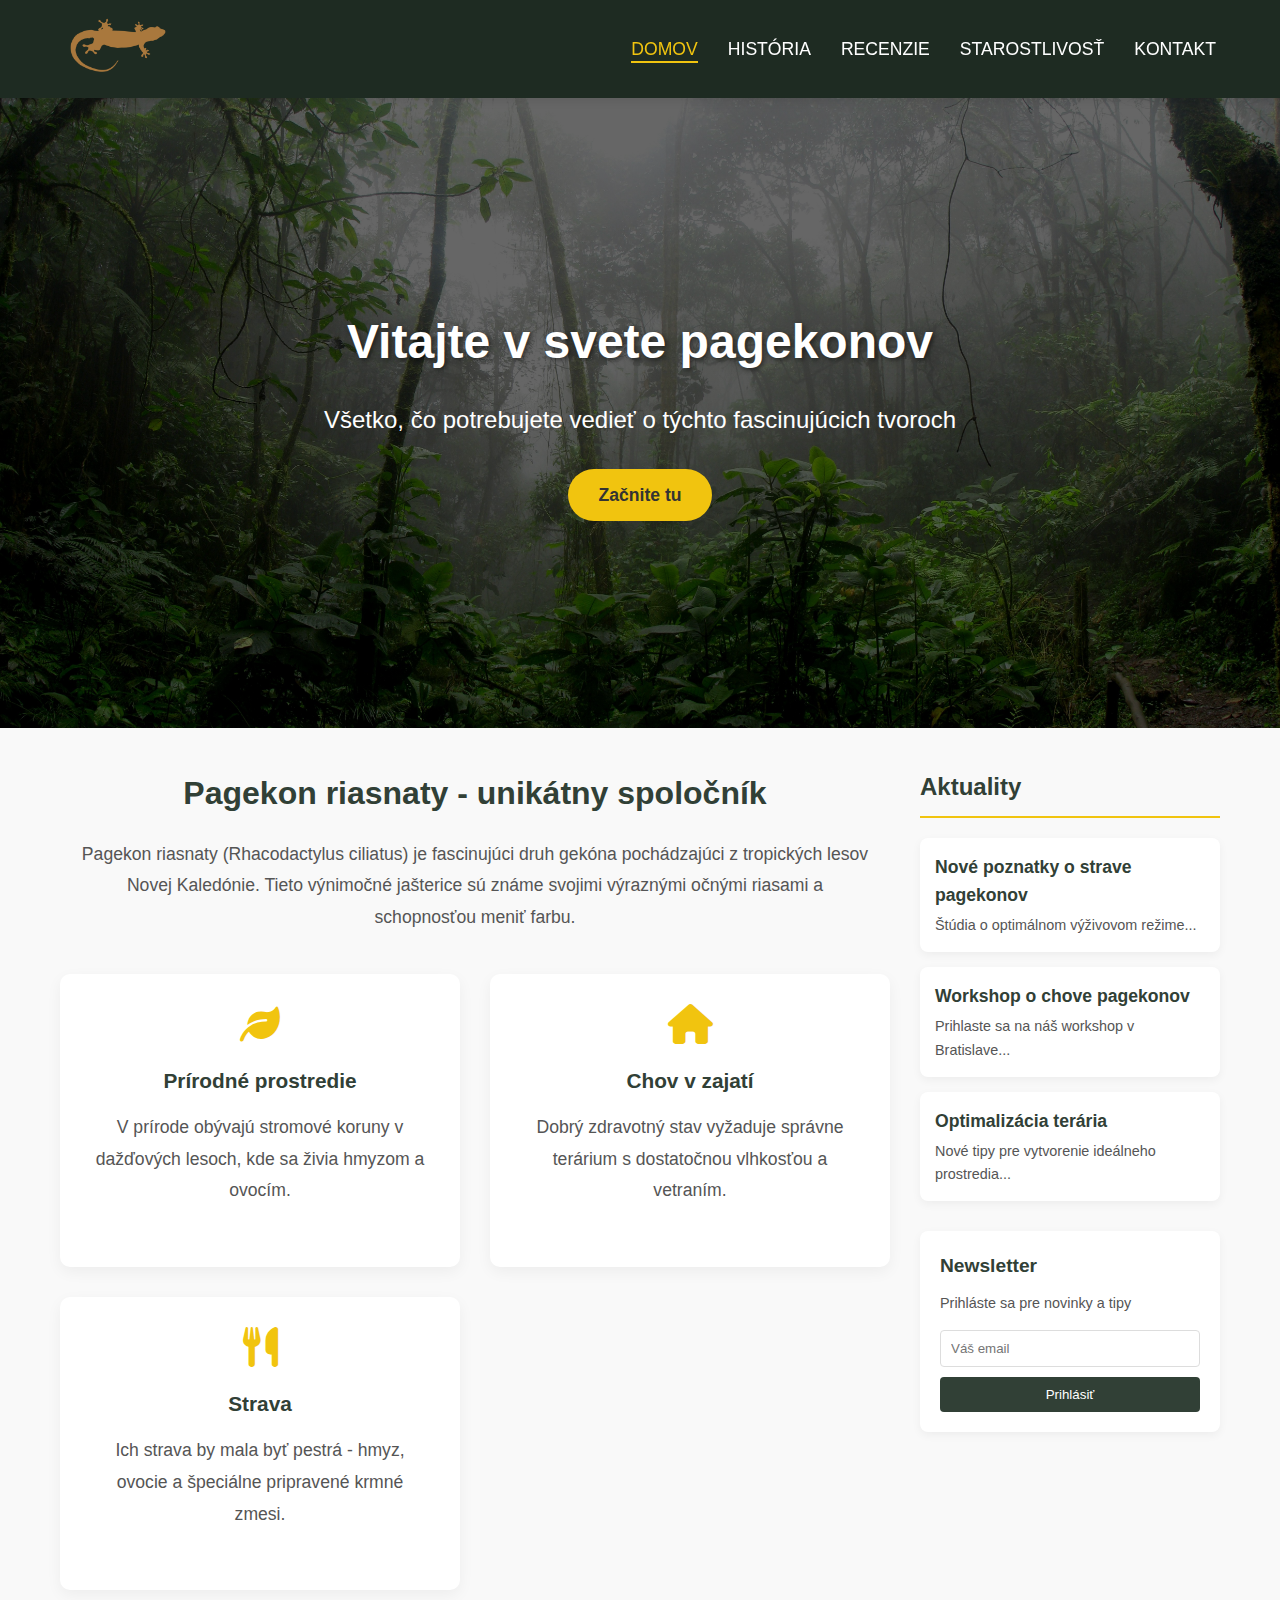
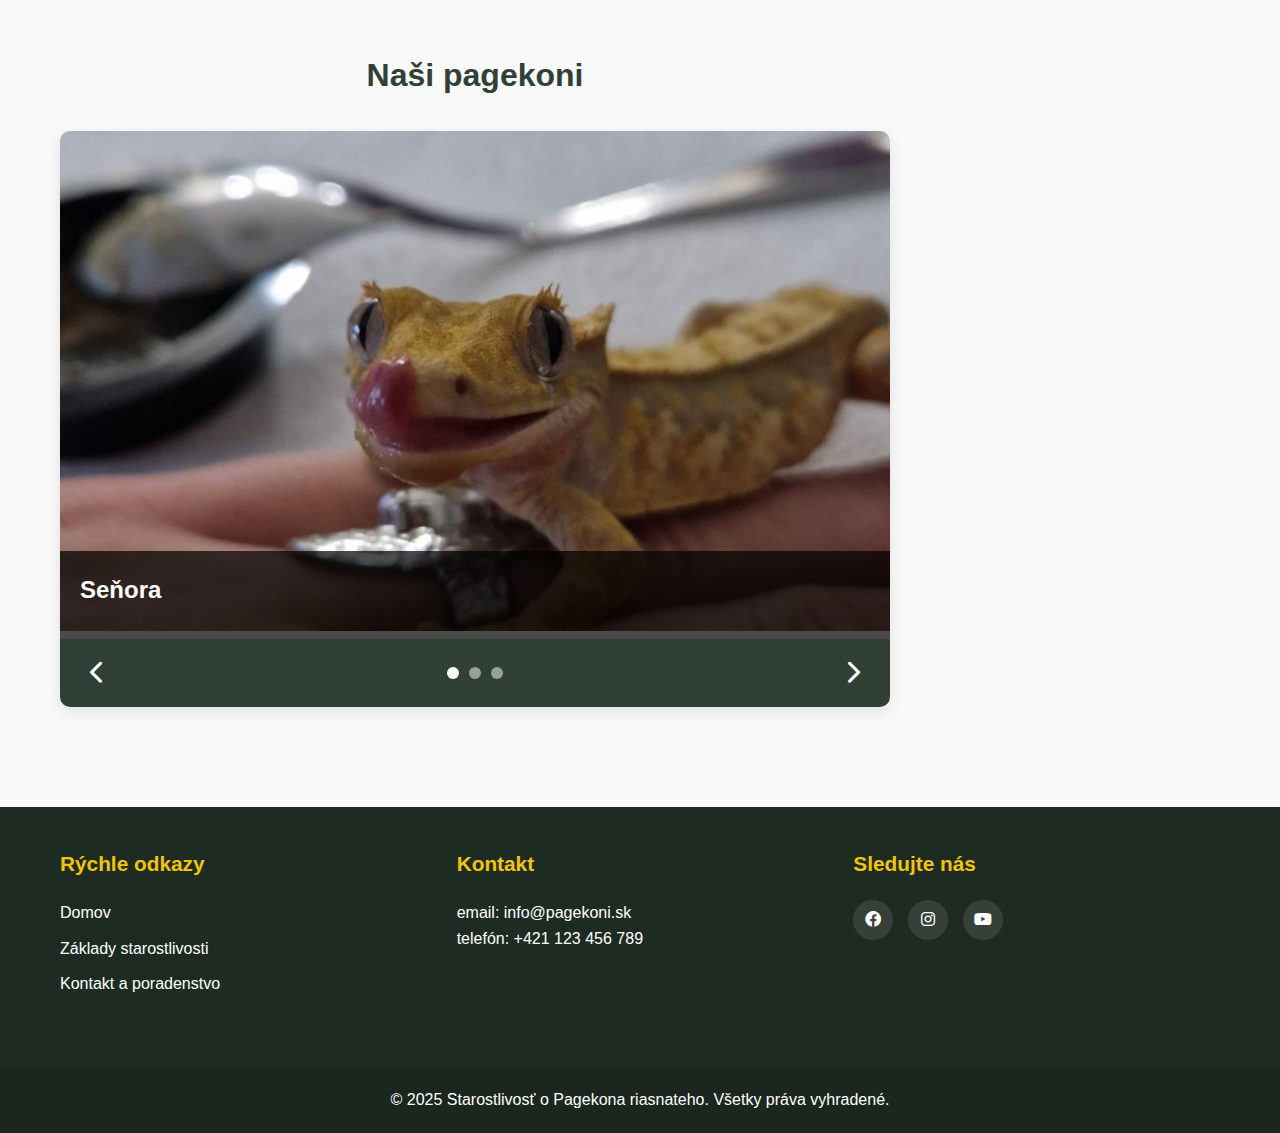
<file: index.html>
<!DOCTYPE html>
<html lang="sk">
<head>
    <meta charset="UTF-8">
    <meta name="viewport" content="width=device-width, initial-scale=1.0">
    <meta name="description" content="Stránka venovaná starostlivosti o pagekona riasnatého">
    <title>Starostlivosť o Pagekona riasnateho | Domov</title>
    <link rel="stylesheet" href="styles.css">
    <link rel="stylesheet" href="https://cdnjs.cloudflare.com/ajax/libs/font-awesome/6.0.0/css/all.min.css">
    <script src="https://code.jquery.com/jquery-3.6.0.min.js"></script>
</head>
<body>
    <header>
        <div class="header-container">
            <div class="logo">
                <a href="index.html"><img src="logo.png" alt="Logo Pagekon riasnaty"></a>
            </div>
            <div class="menu-toggle" aria-label="Menu">
                <span></span>
                <span></span>
                <span></span>
            </div>
            <nav class="main-nav">
                <ul>
                    <li><a href="index.html" class="active">DOMOV</a></li>
                    <li><a href="HISTORIA.html">HISTÓRIA</a></li>
                    <li><a href="RECENZIE.html">RECENZIE</a></li>
                    <li><a href="STAROSTLIVOST.html">STAROSTLIVOSŤ</a></li>
                    <li><a href="KONTAKT.html">KONTAKT</a></li>
                </ul>
            </nav>
        </div>
    </header>

    <div class="hero">
        <div class="hero-content">
            <h1>Vitajte v svete pagekonov</h1>
            <p>Všetko, čo potrebujete vedieť o týchto fascinujúcich tvoroch</p>
            <a href="STAROSTLIVOST.html" class="btn">Začnite tu</a>
        </div>
    </div>

    <div class="content-container">
        <main>
            <section class="intro">
                <h2>Pagekon riasnaty - unikátny spoločník</h2>
                <p>Pagekon riasnaty (Rhacodactylus ciliatus) je fascinujúci druh gekóna pochádzajúci z tropických lesov Novej Kaledónie. Tieto výnimočné jašterice sú známe svojimi výraznými očnými riasami a schopnosťou meniť farbu.</p>
                
                <div class="features">
                    <div class="feature-item">
                        <i class="fas fa-leaf"></i>
                        <h3>Prírodné prostredie</h3>
                        <p>V prírode obývajú stromové koruny v dažďových lesoch, kde sa živia hmyzom a ovocím.</p>
                    </div>
                    <div class="feature-item">
                        <i class="fas fa-home"></i>
                        <h3>Chov v zajatí</h3>
                        <p>Dobrý zdravotný stav vyžaduje správne terárium s dostatočnou vlhkosťou a vetraním.</p>
                    </div>
                    <div class="feature-item">
                        <i class="fas fa-utensils"></i>
                        <h3>Strava</h3>
                        <p>Ich strava by mala byť pestrá - hmyz, ovocie a špeciálne pripravené krmné zmesi.</p>
                    </div>
                </div>
            </section>

            <section class="slider-section">
                <h2>Naši pagekoni</h2>
                <div class="slider">
                    <div class="slider-container">
                        <div class="slide active">
                            <img src="pagekon1.jpg" alt="senora">
                            <div class="slide-caption">
                                <h3>Seňora</h3>
                            </div>
                        </div>
                        <div class="slide">
                            <img src="pagekon2.jpg" alt="jojko">
                            <div class="slide-caption">
                                <h3>Jojo</h3>
                            </div>
                        </div>
                        <div class="slide">
                            <img src="pagekon3.jpg" alt="marta">
                            <div class="slide-caption">
                                <h3>Marta</h3>
                            </div>
                        </div>
                    </div>
                    <div class="slider-controls">
                        <button class="prev"><i class="fas fa-chevron-left"></i></button>
                        <div class="slider-dots"></div>
                        <button class="next"><i class="fas fa-chevron-right"></i></button>
                    </div>
                </div>
            </section>
        </main>

        <aside class="sidebar">
            <h2>Aktuality</h2>
            <ul>
                <li>
                    <a href="#">
                        <h3>Nové poznatky o strave pagekonov</h3>
                        <p>Štúdia o optimálnom výživovom režime...</p>
                    </a>
                </li>
                <li>
                    <a href="#">
                        <h3>Workshop o chove pagekonov</h3>
                        <p>Prihlaste sa na náš workshop v Bratislave...</p>
                    </a>
                </li>
                <li>
                    <a href="#">
                        <h3>Optimalizácia terária</h3>
                        <p>Nové tipy pre vytvorenie ideálneho prostredia...</p>
                    </a>
                </li>
            </ul>
            <div class="newsletter">
                <h3>Newsletter</h3>
                <p>Prihláste sa pre novinky a tipy</p>
                <form>
                    <input type="email" placeholder="Váš email" required>
                    <button type="submit">Prihlásiť</button>
                </form>
            </div>
        </aside>
    </div>

    <footer>
        <div class="footer-content">
            <div class="footer-section">
                <h3>Rýchle odkazy</h3>
                <ul>
                    <li><a href="index.html">Domov</a></li>
                    <li><a href="STAROSTLIVOST.html">Základy starostlivosti</a></li>
                    <li><a href="KONTAKT.html">Kontakt a poradenstvo</a></li>
                </ul>
            </div>
            <div class="footer-section">
                <h3>Kontakt</h3>
                <p>email: info@pagekoni.sk</p>
                <p>telefón: +421 123 456 789</p>
            </div>
            <div class="footer-section">
                <h3>Sledujte nás</h3>
                <div class="social-icons">
                    <a href="#"><i class="fab fa-facebook"></i></a>
                    <a href="#"><i class="fab fa-instagram"></i></a>
                    <a href="#"><i class="fab fa-youtube"></i></a>
                </div>
            </div>
        </div>
        <div class="footer-bottom">
            <p>&copy; 2025 Starostlivosť o Pagekona riasnateho. Všetky práva vyhradené.</p>
        </div>
    </footer>

    <script src="script.js"></script>
</body>
</html>
</file>
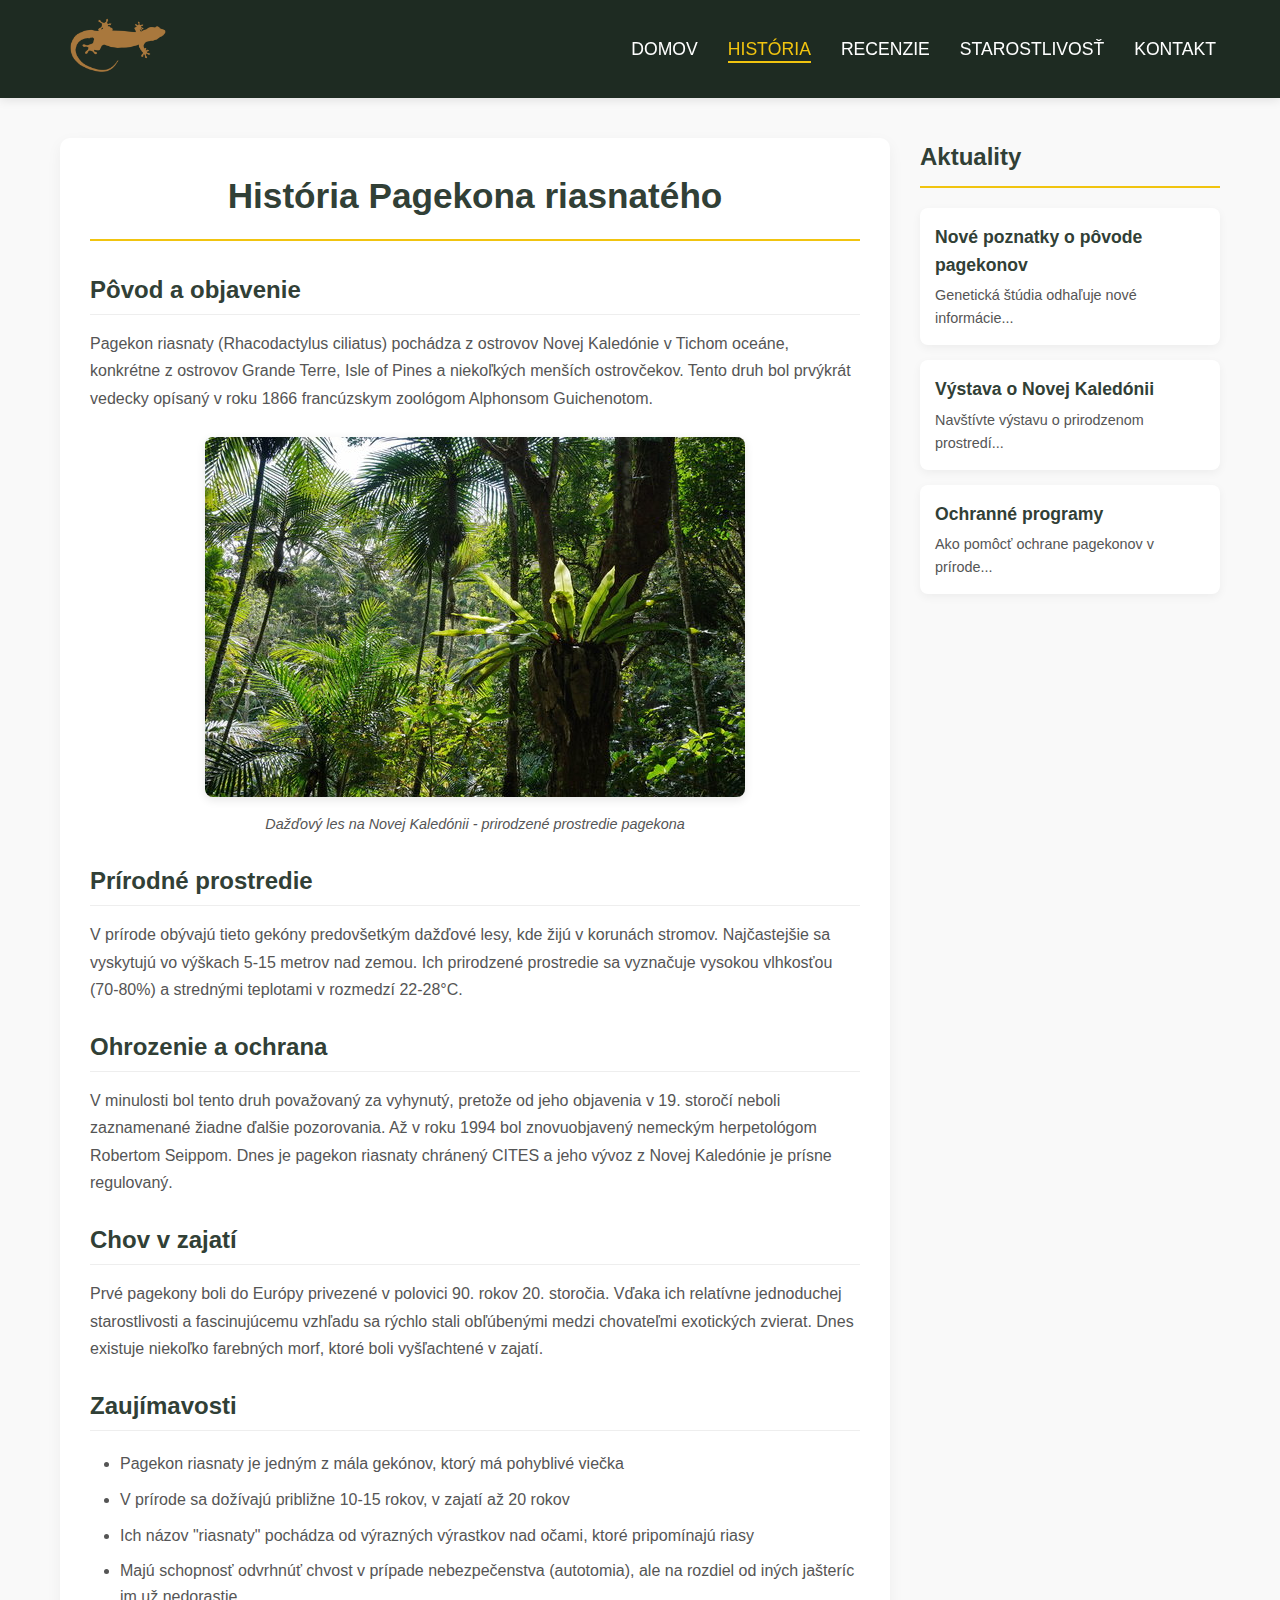
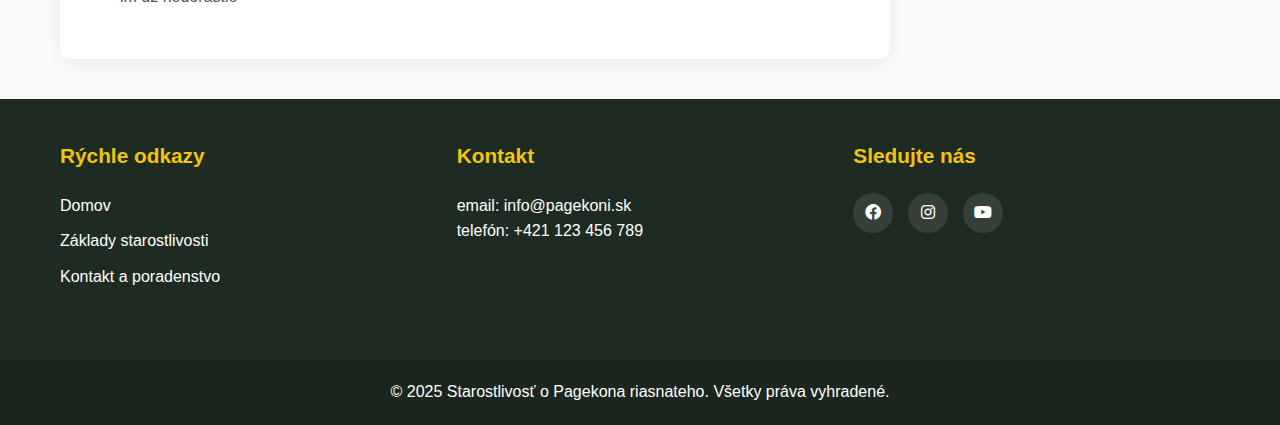
<file: HISTORIA.html>
<!DOCTYPE html>
<html lang="sk">
<head>
    <meta charset="UTF-8">
    <meta name="viewport" content="width=device-width, initial-scale=1.0">
    <meta name="description" content="História a pôvod pagekona riasnatého">
    <title>Starostlivosť o Pagekona riasnateho | História</title>
    <link rel="stylesheet" href="styles.css">
    <link rel="stylesheet" href="https://cdnjs.cloudflare.com/ajax/libs/font-awesome/6.0.0/css/all.min.css">
    <script src="https://code.jquery.com/jquery-3.6.0.min.js"></script>
</head>
<body>
    <header>
        <div class="header-container">
            <div class="logo">
                <a href="index.html"><img src="logo.png" alt="Logo Pagekon riasnaty"></a>
            </div>
            <div class="menu-toggle" aria-label="Menu">
                <span></span>
                <span></span>
                <span></span>
            </div>
            <nav class="main-nav">
                <ul>
                    <li><a href="index.html">DOMOV</a></li>
                    <li><a href="HISTORIA.html" class="active">HISTÓRIA</a></li>
                    <li><a href="RECENZIE.html">RECENZIE</a></li>
                    <li><a href="STAROSTLIVOST.html">STAROSTLIVOSŤ</a></li>
                    <li><a href="KONTAKT.html">KONTAKT</a></li>
                </ul>
            </nav>
        </div>
    </header>

    <div class="content-container historia-page">
        <main>
            <section class="historia-content">
                <h1>História Pagekona riasnatého</h1>
                
                <div class="historia-text">
                    <h2>Pôvod a objavenie</h2>
                    <p>Pagekon riasnaty (Rhacodactylus ciliatus) pochádza z ostrovov Novej Kaledónie v Tichom oceáne, konkrétne z ostrovov Grande Terre, Isle of Pines a niekoľkých menších ostrovčekov. Tento druh bol prvýkrát vedecky opísaný v roku 1866 francúzskym zoológom Alphonsom Guichenotom.</p>
                    
                    <div class="historia-image">
                        <img src="les.jpg" alt="Dažďový les na Novej Kaledónii - prirodzené prostredie pagekona">
                        <p class="image-caption">Dažďový les na Novej Kaledónii - prirodzené prostredie pagekona</p>
                    </div>
                    
                    <h2>Prírodné prostredie</h2>
                    <p>V prírode obývajú tieto gekóny predovšetkým dažďové lesy, kde žijú v korunách stromov. Najčastejšie sa vyskytujú vo výškach 5-15 metrov nad zemou. Ich prirodzené prostredie sa vyznačuje vysokou vlhkosťou (70-80%) a strednými teplotami v rozmedzí 22-28°C.</p>
                    
                    <h2>Ohrozenie a ochrana</h2>
                    <p>V minulosti bol tento druh považovaný za vyhynutý, pretože od jeho objavenia v 19. storočí neboli zaznamenané žiadne ďalšie pozorovania. Až v roku 1994 bol znovuobjavený nemeckým herpetológom Robertom Seippom. Dnes je pagekon riasnaty chránený CITES a jeho vývoz z Novej Kaledónie je prísne regulovaný.</p>
                    
                    <h2>Chov v zajatí</h2>
                    <p>Prvé pagekony boli do Európy privezené v polovici 90. rokov 20. storočia. Vďaka ich relatívne jednoduchej starostlivosti a fascinujúcemu vzhľadu sa rýchlo stali obľúbenými medzi chovateľmi exotických zvierat. Dnes existuje niekoľko farebných morf, ktoré boli vyšľachtené v zajatí.</p>
                    
                    <h2>Zaujímavosti</h2>
                    <ul>
                        <li>Pagekon riasnaty je jedným z mála gekónov, ktorý má pohyblivé viečka</li>
                        <li>V prírode sa dožívajú približne 10-15 rokov, v zajatí až 20 rokov</li>
                        <li>Ich názov "riasnaty" pochádza od výrazných výrastkov nad očami, ktoré pripomínajú riasy</li>
                        <li>Majú schopnosť odvrhnúť chvost v prípade nebezpečenstva (autotomia), ale na rozdiel od iných jašteríc im už nedorastie</li>
                    </ul>
                </div>
            </section>
        </main>

        <aside class="sidebar">
            <h2>Aktuality</h2>
            <ul>
                <li>
                    <a href="#">
                        <h3>Nové poznatky o pôvode pagekonov</h3>
                        <p>Genetická štúdia odhaľuje nové informácie...</p>
                    </a>
                </li>
                <li>
                    <a href="#">
                        <h3>Výstava o Novej Kaledónii</h3>
                        <p>Navštívte výstavu o prirodzenom prostredí...</p>
                    </a>
                </li>
                <li>
                    <a href="#">
                        <h3>Ochranné programy</h3>
                        <p>Ako pomôcť ochrane pagekonov v prírode...</p>
                    </a>
                </li>
            </ul>
        </aside>
    </div>

    <footer>
        <div class="footer-content">
            <div class="footer-section">
                <h3>Rýchle odkazy</h3>
                <ul>
                    <li><a href="index.html">Domov</a></li>
                    <li><a href="STAROSTLIVOST.html">Základy starostlivosti</a></li>
                    <li><a href="KONTAKT.html">Kontakt a poradenstvo</a></li>
                </ul>
            </div>
            <div class="footer-section">
                <h3>Kontakt</h3>
                <p>email: info@pagekoni.sk</p>
                <p>telefón: +421 123 456 789</p>
            </div>
            <div class="footer-section">
                <h3>Sledujte nás</h3>
                <div class="social-icons">
                    <a href="#"><i class="fab fa-facebook"></i></a>
                    <a href="#"><i class="fab fa-instagram"></i></a>
                    <a href="#"><i class="fab fa-youtube"></i></a>
                </div>
            </div>
        </div>
        <div class="footer-bottom">
            <p>&copy; 2025 Starostlivosť o Pagekona riasnateho. Všetky práva vyhradené.</p>
        </div>
    </footer>

    <script src="script.js"></script>
</body>
</html>
</file>
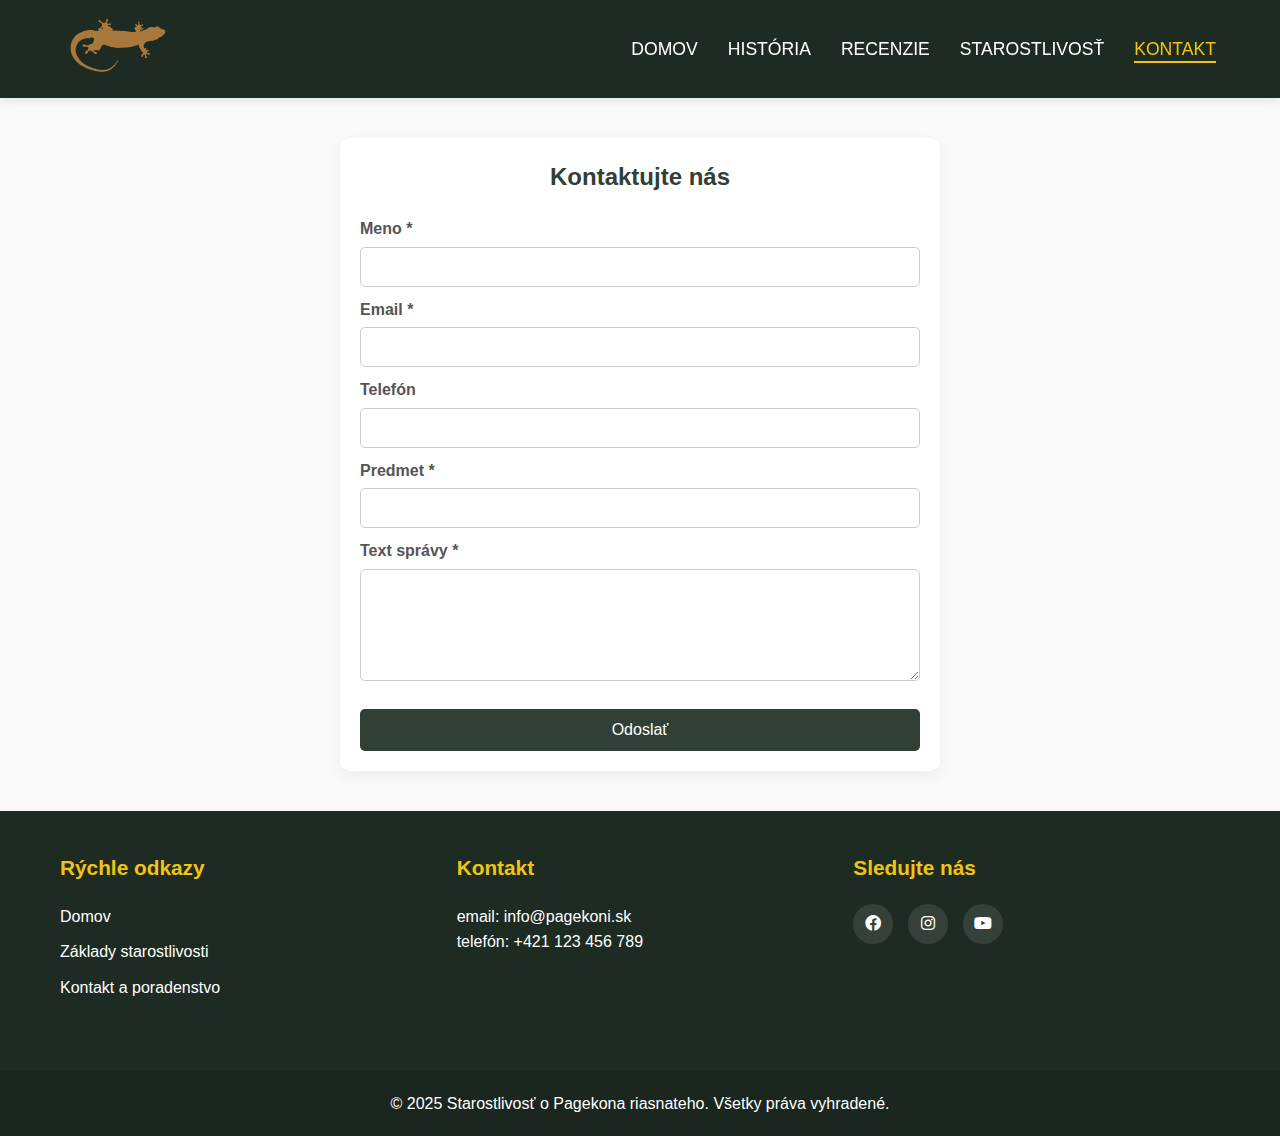
<file: KONTAKT.html>
<!DOCTYPE html>
<html lang="sk">
<head>
    <meta charset="UTF-8">
    <meta name="viewport" content="width=device-width, initial-scale=1.0">
    <meta name="description" content="Stránka venovaná starostlivosti o pagekona riasnatého">
    <title>Starostlivosť o Pagekona riasnateho | Domov</title>
    <link rel="stylesheet" href="styles.css">
    <link rel="stylesheet" href="https://cdnjs.cloudflare.com/ajax/libs/font-awesome/6.0.0/css/all.min.css">
    <script src="https://code.jquery.com/jquery-3.6.0.min.js"></script>
</head>
<body>
    <header>
        <div class="header-container">
            <div class="logo">
                <a href="index.html"><img src="logo.png" alt="Logo Pagekon riasnaty"></a>
            </div>
            <div class="menu-toggle" aria-label="Menu">
                <span></span>
                <span></span>
                <span></span>
            </div>
            <nav class="main-nav">
                <ul>
                    <li><a href="index.html">DOMOV</a></li>
                    <li><a href="HISTORIA.html">HISTÓRIA</a></li>
                    <li><a href="RECENZIE.html">RECENZIE</a></li>
                    <li><a href="STAROSTLIVOST.html">STAROSTLIVOSŤ</a></li>
                    <li><a href="KONTAKT.html" class="active">KONTAKT</a></li>
                </ul>
            </nav>
        </div>
    </header>

    <section class="contact-section">
        <h2>Kontaktujte nás</h2>
        <form class="contact-form" action="#" method="post" novalidate>
            <label for="name">Meno *</label>
            <input type="text" id="name" name="name" required minlength="5" maxlength="128">

            <label for="email">Email *</label>
            <input type="email" id="email" name="email" required maxlength="256">

            <label for="phone">Telefón</label>
            <input type="tel" id="phone" name="phone" minlength="7">

            <label for="subject">Predmet *</label>
            <input type="text" id="subject" name="subject" required minlength="3" maxlength="128">

            <label for="message">Text správy *</label>
            <textarea id="message" name="message" rows="5" required minlength="5"></textarea>

            <button type="submit">Odoslať</button>
        </form>
    </section>

    <footer>
        <div class="footer-content">
            <div class="footer-section">
                <h3>Rýchle odkazy</h3>
                <ul>
                    <li><a href="index.html">Domov</a></li>
                    <li><a href="STAROSTLIVOST.html">Základy starostlivosti</a></li>
                    <li><a href="KONTAKT.html">Kontakt a poradenstvo</a></li>
                </ul>
            </div>
            <div class="footer-section">
                <h3>Kontakt</h3>
                <p>email: info@pagekoni.sk</p>
                <p>telefón: +421 123 456 789</p>
            </div>
            <div class="footer-section">
                <h3>Sledujte nás</h3>
                <div class="social-icons">
                    <a href="#"><i class="fab fa-facebook"></i></a>
                    <a href="#"><i class="fab fa-instagram"></i></a>
                    <a href="#"><i class="fab fa-youtube"></i></a>
                </div>
            </div>
        </div>
        <div class="footer-bottom">
            <p>&copy; 2025 Starostlivosť o Pagekona riasnateho. Všetky práva vyhradené.</p>
        </div>
    </footer>
      <script src="script.js"></script>
</body>
</html>
</file>
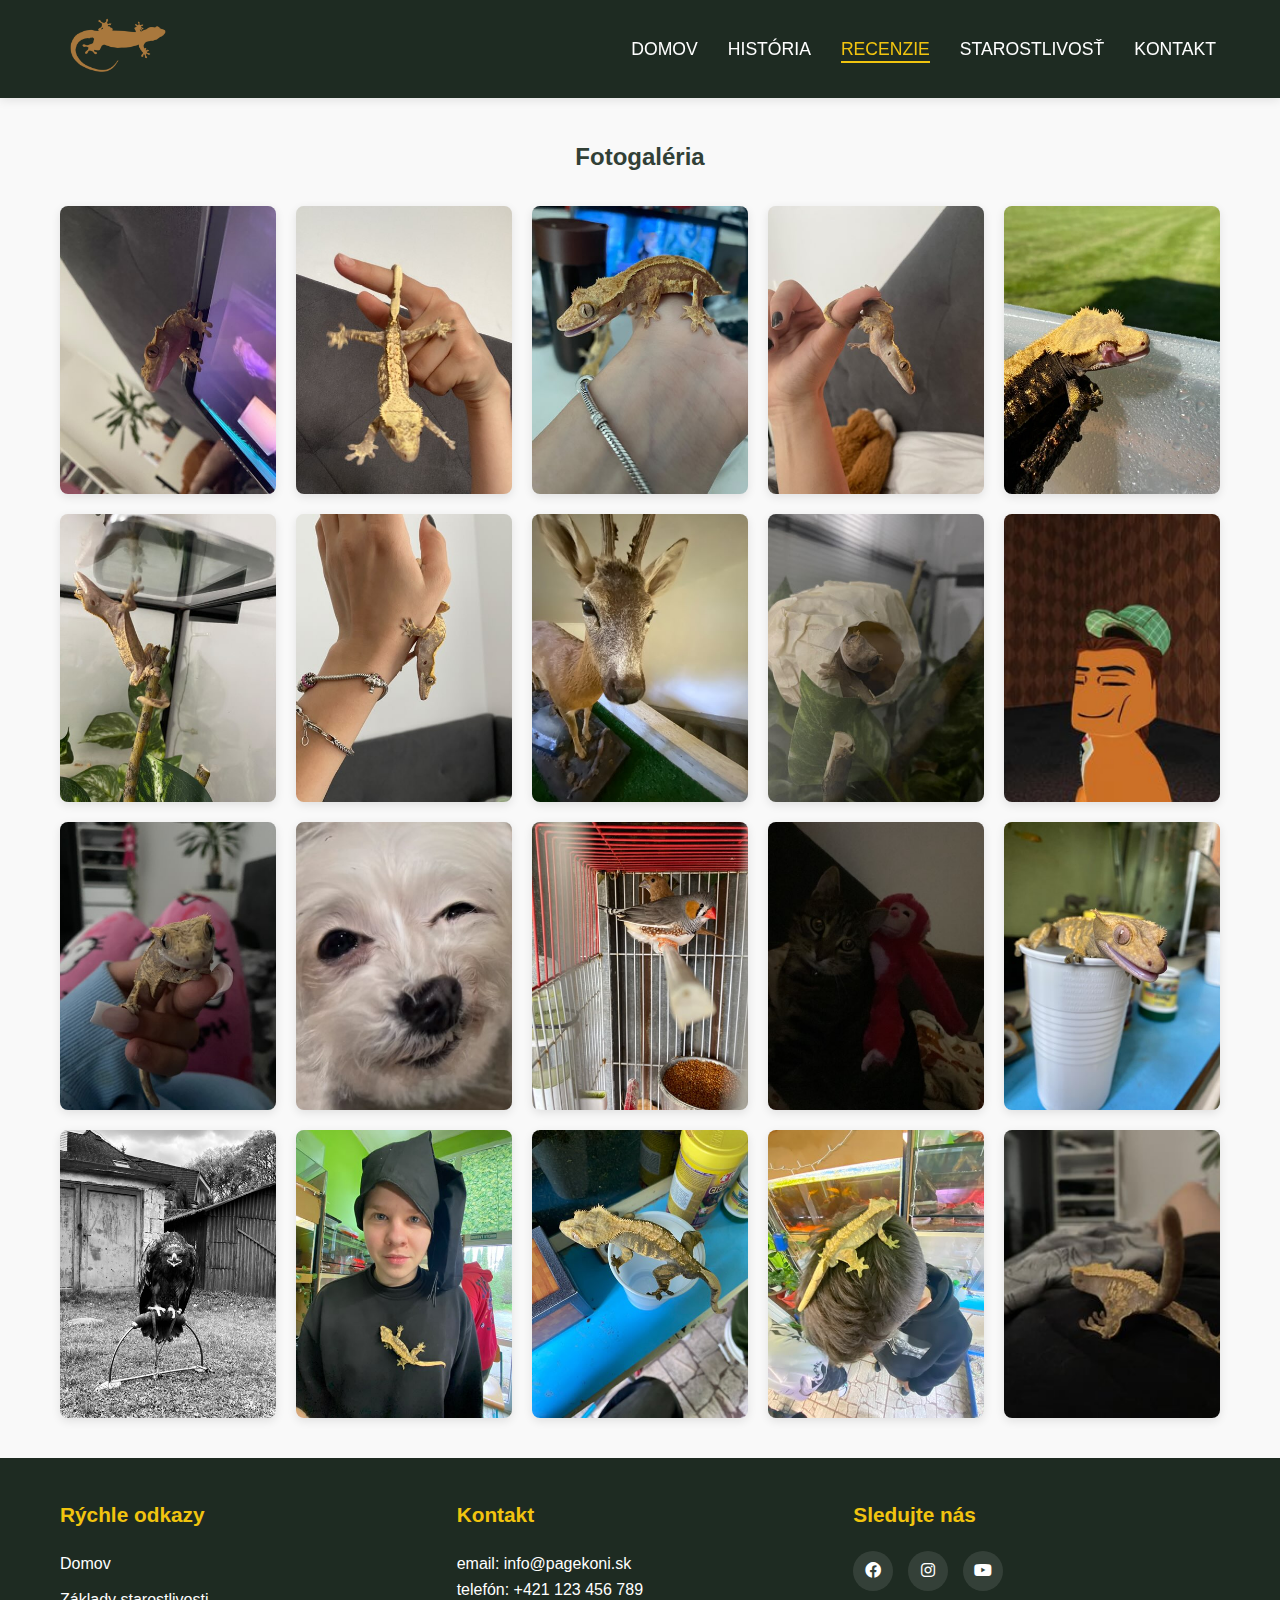
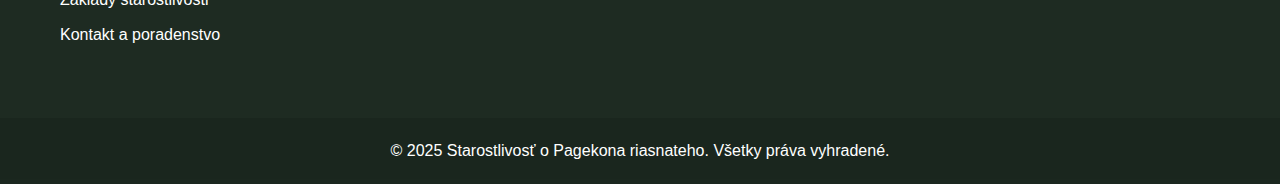
<file: RECENZIE.html>
<!DOCTYPE html>
<html lang="sk">
<head>
    <meta charset="UTF-8">
    <meta name="viewport" content="width=device-width, initial-scale=1.0">
    <meta name="description" content="Stránka venovaná starostlivosti o pagekona riasnatého">
    <title>Starostlivosť o Pagekona riasnateho | Domov</title>
    <link rel="stylesheet" href="styles.css">
    <link rel="stylesheet" href="https://cdnjs.cloudflare.com/ajax/libs/font-awesome/6.0.0/css/all.min.css">
    <script src="https://code.jquery.com/jquery-3.6.0.min.js"></script>
</head>
<body>
    <header>
        <div class="header-container">
            <div class="logo">
                <a href="index.html"><img src="logo.png" alt="Logo Pagekon riasnaty"></a>
            </div>
            <div class="menu-toggle" aria-label="Menu">
                <span></span>
                <span></span>
                <span></span>
            </div>
            <nav class="main-nav">
                <ul>
                    <li><a href="index.html">DOMOV</a></li>
                    <li><a href="HISTORIA.html">HISTÓRIA</a></li>
                    <li><a href="RECENZIE.html" class="active">RECENZIE</a></li>
                    <li><a href="STAROSTLIVOST.html">STAROSTLIVOSŤ</a></li>
                    <li><a href="KONTAKT.html">KONTAKT</a></li>
                </ul>
            </nav>
        </div>
    </header>

<main class="gallery-container">
  <h2 style="text-align: center; color: var(--primary-color); margin-bottom: 30px;">Fotogaléria</h2>
  <div class="gallery-grid">
    <div class="gallery-item"><img src="pg1.jpg" alt="Pagekon 1" loading="lazy"></div>
    <div class="gallery-item"><img src="pg2.jpg" alt="Pagekon 2" loading="lazy"></div>
    <div class="gallery-item"><img src="pg3.jpg" alt="Pagekon 3" loading="lazy"></div>
    <div class="gallery-item"><img src="pg4.jpg" alt="Pagekon 4" loading="lazy"></div>
    <div class="gallery-item"><img src="pg5.jpg" alt="Pagekon 5" loading="lazy"></div>
    <div class="gallery-item"><img src="pg6.jpg" alt="Pagekon 6" loading="lazy"></div>
    <div class="gallery-item"><img src="pg7.jpg" alt="Pagekon 7" loading="lazy"></div>
    <div class="gallery-item"><img src="pg8.jpg" alt="Pagekon 8" loading="lazy"></div>
    <div class="gallery-item"><img src="pg9.jpg" alt="Pagekon 9" loading="lazy"></div>
    <div class="gallery-item"><img src="pg10.jpg" alt="Pagekon 10" loading="lazy"></div>
    <div class="gallery-item"><img src="pg11.jpg" alt="Pagekon 11" loading="lazy"></div>
    <div class="gallery-item"><img src="pg12.jpg" alt="Pagekon 12" loading="lazy"></div>
    <div class="gallery-item"><img src="pg13.jpg" alt="Pagekon 13" loading="lazy"></div>
    <div class="gallery-item"><img src="pg14.jpg" alt="Pagekon 14" loading="lazy"></div>
    <div class="gallery-item"><img src="pg15.jpg" alt="Pagekon 15" loading="lazy"></div>
    <div class="gallery-item"><img src="pg16.jpg" alt="Pagekon 16" loading="lazy"></div>
    <div class="gallery-item"><img src="pg17.jpg" alt="Pagekon 17" loading="lazy"></div>
    <div class="gallery-item"><img src="pg18.jpg" alt="Pagekon 18" loading="lazy"></div>
    <div class="gallery-item"><img src="pg19.jpg" alt="Pagekon 19" loading="lazy"></div>
    <div class="gallery-item"><img src="pg20.jpg" alt="Pagekon 20" loading="lazy"></div>

  </div>


  </main>

  <footer>
    <div class="footer-content">
      <div class="footer-section">
        <h3>Rýchle odkazy</h3>
        <ul>
          <li><a href="index.html">Domov</a></li>
          <li><a href="STAROSTLIVOST.html">Základy starostlivosti</a></li>
          <li><a href="KONTAKT.html">Kontakt a poradenstvo</a></li>
        </ul>
      </div>
      <div class="footer-section">
        <h3>Kontakt</h3>
        <p>email: info@pagekoni.sk</p>
        <p>telefón: +421 123 456 789</p>
      </div>
      <div class="footer-section">
        <h3>Sledujte nás</h3>
        <div class="social-icons">
          <a href="#"><i class="fab fa-facebook"></i></a>
          <a href="#"><i class="fab fa-instagram"></i></a>
          <a href="#"><i class="fab fa-youtube"></i></a>
        </div>
      </div>
    </div>
    <div class="footer-bottom">
      <p>&copy; 2025 Starostlivosť o Pagekona riasnateho. Všetky práva vyhradené.</p>
    </div>
  </footer>

  <script src="script.js"></script>

</body>
</html>
</file>
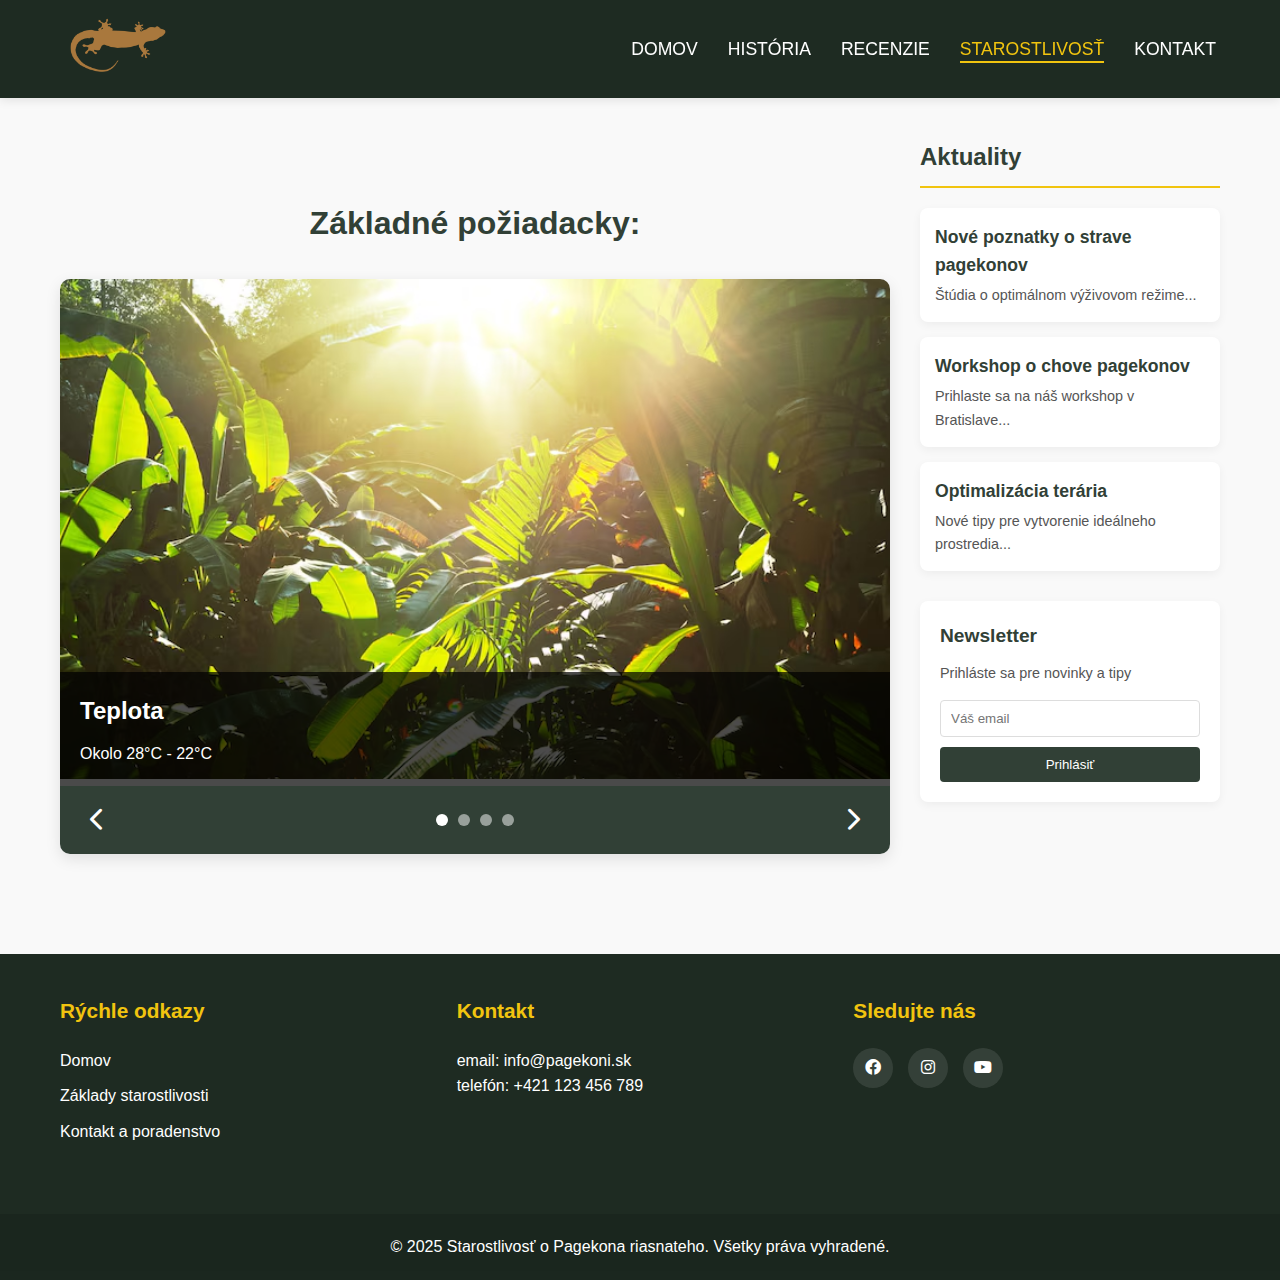
<file: STAROSTLIVOST.html>
<!DOCTYPE html>
<html lang="sk">
<head>
    <meta charset="UTF-8">
    <meta name="viewport" content="width=device-width, initial-scale=1.0">
    <meta name="description" content="Stránka venovaná starostlivosti o pagekona riasnatého">
    <title>Starostlivosť o Pagekona riasnateho | Domov</title>
    <link rel="stylesheet" href="styles.css">
    <link rel="stylesheet" href="https://cdnjs.cloudflare.com/ajax/libs/font-awesome/6.0.0/css/all.min.css">
    <script src="https://code.jquery.com/jquery-3.6.0.min.js"></script>
</head>
<body>
    <header>
        <div class="header-container">
            <div class="logo">
                <a href="index.html"><img src="logo.png" alt="Logo Pagekon riasnaty"></a>
            </div>
            <div class="menu-toggle" aria-label="Menu">
                <span></span>
                <span></span>
                <span></span>
            </div>
            <nav class="main-nav">
                <ul>
                    <li><a href="index.html">DOMOV</a></li>
                    <li><a href="HISTORIA.html">HISTÓRIA</a></li>
                    <li><a href="RECENZIE.html">RECENZIE</a></li>
                    <li><a href="STAROSTLIVOST.html" class="active">STAROSTLIVOSŤ</a></li>
                    <li><a href="KONTAKT.html">KONTAKT</a></li>
                </ul>
            </nav>
        </div>
    </header>

    <div class="content-container">
        <main>
            

            
            <section class="slider-section">
                <h2>Základné požiadacky:</h2>
                <div class="slider">
                    <div class="slider-container">
                        <div class="slide active">
                            <img src="teplota.png" alt="Teplots">
                            <div class="slide-caption">
                                <h3>Teplota</h3>
                                <p>Okolo 28°C - 22°C</p>
                            </div>
                        </div>
                        <div class="slide">
                            <img src="vlhkost.png" alt="Vlhkost">
                            <div class="slide-caption">
                                <h3>Vlhkosť</h3>
                                <p>Potrebujú 60-80% vlhkosti</p>
                            </div>
                        </div>
                        <div class="slide">
                            <img src="jedlo.png" alt="Pagekon pri jedle">
                            <div class="slide-caption">
                                <h3>Krmenie pagekona</h3>
                                <p>Jedia prevažne ovocie a male hmyzy</p>
                            </div>
                        </div>
                        <div class="slide">
                            <img src="terarium.jpg" alt="Pagekon pri jedle">
                            <div class="slide-caption">
                                <h3>Terárium</h3>
                                <p>Vysoké terárium pre lezenie a veľa miesta na skývanie.</p>
                            </div>
                        </div>
                    </div>
                    <div class="slider-controls">
                        <button class="prev"><i class="fas fa-chevron-left"></i></button>
                        <div class="slider-dots"></div>
                        <button class="next"><i class="fas fa-chevron-right"></i></button>
                    </div>
                </div>
            </section>
        </main>

        <aside class="sidebar">
            <h2>Aktuality</h2>
            <ul>
                <li>
                    <a href="#">
                        <h3>Nové poznatky o strave pagekonov</h3>
                        <p>Štúdia o optimálnom výživovom režime...</p>
                    </a>
                </li>
                <li>
                    <a href="#">
                        <h3>Workshop o chove pagekonov</h3>
                        <p>Prihlaste sa na náš workshop v Bratislave...</p>
                    </a>
                </li>
                <li>
                    <a href="#">
                        <h3>Optimalizácia terária</h3>
                        <p>Nové tipy pre vytvorenie ideálneho prostredia...</p>
                    </a>
                </li>
            </ul>
            <div class="newsletter">
                <h3>Newsletter</h3>
                <p>Prihláste sa pre novinky a tipy</p>
                <form>
                    <input type="email" placeholder="Váš email" required>
                    <button type="submit">Prihlásiť</button>
                </form>
            </div>
        </aside>
    </div>

    <footer>
        <div class="footer-content">
            <div class="footer-section">
                <h3>Rýchle odkazy</h3>
                <ul>
                    <li><a href="index.html">Domov</a></li>
                    <li><a href="STAROSTLIVOST.html">Základy starostlivosti</a></li>
                    <li><a href="KONTAKT.html">Kontakt a poradenstvo</a></li>
                </ul>
            </div>
            <div class="footer-section">
                <h3>Kontakt</h3>
                <p>email: info@pagekoni.sk</p>
                <p>telefón: +421 123 456 789</p>
            </div>
            <div class="footer-section">
                <h3>Sledujte nás</h3>
                <div class="social-icons">
                    <a href="#"><i class="fab fa-facebook"></i></a>
                    <a href="#"><i class="fab fa-instagram"></i></a>
                    <a href="#"><i class="fab fa-youtube"></i></a>
                </div>
            </div>
        </div>
        <div class="footer-bottom">
            <p>&copy; 2025 Starostlivosť o Pagekona riasnateho. Všetky práva vyhradené.</p>
        </div>
    </footer>

    <script src="script.js"></script>
</body>
</html>
</file>
<file: styles.css>
/* Global Styles */
:root {
    --primary-color: #314036;
    --secondary-color: #1e2b22;
    --accent-color: #f1c40f;
    --light-color: #ffffff;
    --dark-color: #333333;
    --text-color: #555555;
    --bg-light: #f9f9f9;
}

* {
    margin: 0;
    padding: 0;
    box-sizing: border-box;
}

body {
    font-family: 'Segoe UI', Tahoma, Geneva, Verdana, sans-serif;
    line-height: 1.6;
    color: var(--text-color);
    background-color: var(--bg-light);
}

a {
    text-decoration: none;
    color: inherit;
}

img {
    max-width: 100%;
    height: auto;
}

/* Header Styles */
.header-container {
    display: flex;
    justify-content: space-between;
    align-items: center;
    padding: 15px 5%;
    background-color: var(--secondary-color);
    position: sticky;
    top: 0;
    z-index: 1000;
    box-shadow: 0 2px 10px rgba(0, 0, 0, 0.1);
}

.logo img {
    height: 60px;
    width: auto;
    transition: transform 0.3s;
}

.logo img:hover {
    transform: scale(1.05);
}

/* Navigation */
.main-nav ul {
    display: flex;
    list-style: none;
}

.main-nav li {
    margin-left: 30px;
    position: relative;
}

.main-nav a {
    color: var(--light-color);
    font-weight: 500;
    font-size: 1.1rem;
    padding: 5px 0;
    transition: color 0.3s;
}

.main-nav a:hover,
.main-nav a.active {
    color: var(--accent-color);
}

.main-nav a.active::after {
    content: '';
    position: absolute;
    bottom: 0;
    left: 0;
    width: 100%;
    height: 2px;
    background-color: var(--accent-color);
}

/* Menu Toggle */
.menu-toggle {
    display: none;
    flex-direction: column;
    justify-content: space-between;
    width: 30px;
    height: 21px;
    cursor: pointer;
    z-index: 1001;
}

.menu-toggle span {
    display: block;
    height: 3px;
    width: 100%;
    background-color: var(--light-color);
    border-radius: 3px;
    transition: all 0.3s ease;
}

/* Hero Section */
.hero {
    background: linear-gradient(rgba(0, 0, 0, 0.6), rgba(0, 0, 0, 0.6)), url('tr4.png');
    background-size: cover;
    background-position: center;
    height: 70vh;
    display: flex;
    align-items: center;
    justify-content: center;
    text-align: center;
    color: var(--light-color);
    padding: 0 20px;
}

.hero-content h1 {
    font-size: 3rem;
    margin-bottom: 20px;
    text-shadow: 2px 2px 5px rgba(0, 0, 0, 0.5);
}

.hero-content p {
    font-size: 1.5rem;
    margin-bottom: 30px;
    max-width: 800px;
}

.btn {
    display: inline-block;
    background-color: var(--accent-color);
    color: var(--dark-color);
    padding: 12px 30px;
    border-radius: 30px;
    font-weight: bold;
    transition: all 0.3s;
    border: none;
    cursor: pointer;
    font-size: 1.1rem;
}

.btn:hover {
    background-color: var(--light-color);
    transform: translateY(-3px);
    box-shadow: 0 5px 15px rgba(0, 0, 0, 0.2);
}

/* Main Content */
.content-container {
    display: flex;
    justify-content: space-between;
    max-width: 1200px;
    margin: 40px auto;
    padding: 0 20px;
}

main {
    flex: 3;
    margin-right: 30px;
}

.intro {
    margin-bottom: 50px;
}

.intro h2 {
    font-size: 2rem;
    color: var(--primary-color);
    margin-bottom: 20px;
    text-align: center;
}

.intro p {
    font-size: 1.1rem;
    line-height: 1.8;
    margin-bottom: 30px;
    text-align: center;
    max-width: 800px;
    margin-left: auto;
    margin-right: auto;
}

/* Features */
.features {
    display: grid;
    grid-template-columns: repeat(auto-fit, minmax(300px, 1fr));
    gap: 30px;
    margin-top: 40px;
}

.feature-item {
    background: var(--light-color);
    border-radius: 10px;
    padding: 30px;
    text-align: center;
    box-shadow: 0 5px 15px rgba(0, 0, 0, 0.05);
    transition: transform 0.3s, box-shadow 0.3s;
}

.feature-item:hover {
    transform: translateY(-10px);
    box-shadow: 0 15px 30px rgba(0, 0, 0, 0.1);
}

.feature-item i {
    font-size: 2.5rem;
    color: var(--accent-color);
    margin-bottom: 20px;
}

.feature-item h3 {
    color: var(--primary-color);
    font-size: 1.3rem;
    margin-bottom: 15px;
}
/* Historia Page Specific Styles */
.historia-page main {
    background-color: var(--light-color);
    padding: 30px;
    border-radius: 10px;
    box-shadow: 0 5px 15px rgba(0, 0, 0, 0.05);
}

.historia-content h1 {
    color: var(--primary-color);
    font-size: 2.2rem;
    margin-bottom: 30px;
    text-align: center;
    padding-bottom: 15px;
    border-bottom: 2px solid var(--accent-color);
}

.historia-content h2 {
    color: var(--primary-color);
    font-size: 1.5rem;
    margin: 25px 0 15px;
    padding-bottom: 5px;
    border-bottom: 1px solid #eee;
}

.historia-content p {
    margin-bottom: 15px;
    line-height: 1.7;
}

.historia-content ul {
    margin: 20px 0 20px 30px;
}

.historia-content li {
    margin-bottom: 10px;
}

.historia-image {
    margin: 25px 0;
    text-align: center;
}

.historia-image img {
    max-width: 100%;
    height: auto;
    border-radius: 8px;
    box-shadow: 0 3px 10px rgba(0, 0, 0, 0.1);
}

.image-caption {
    font-size: 0.9rem;
    color: var(--text-color);
    margin-top: 8px;
    font-style: italic;
    text-align: center;
}

/* Slider */
.slider-section {
    margin: 60px 0;
}

.slider-section h2 {
    font-size: 2rem;
    color: var(--primary-color);
    margin-bottom: 30px;
    text-align: center;
}

.slider {
    position: relative;
    overflow: hidden;
    border-radius: 10px;
    box-shadow: 0 5px 15px rgba(0, 0, 0, 0.1);
}

.slider-container {
    display: flex;
    transition: transform 0.5s ease;
}

.slide {
    min-width: 100%;
    position: relative;
}

.slide img {
    width: 100%;
    height: 500px;
    object-fit: cover;
}

.slide-caption {
    position: absolute;
    bottom: 0;
    left: 0;
    right: 0;
    background: rgba(0, 0, 0, 0.7);
    color: var(--light-color);
    padding: 20px;
}

.slide-caption h3 {
    font-size: 1.5rem;
    margin-bottom: 10px;
}

.slider-controls {
    display: flex;
    justify-content: space-between;
    align-items: center;
    padding: 15px;
    background-color: var(--primary-color);
}

.slider-controls button {
    background: none;
    border: none;
    color: var(--light-color);
    font-size: 1.5rem;
    cursor: pointer;
    padding: 5px 15px;
    transition: color 0.3s;
}

.slider-controls button:hover {
    color: var(--accent-color);
}

.slider-dots {
    display: flex;
    justify-content: center;
    flex-grow: 1;
}

.dot {
    width: 12px;
    height: 12px;
    border-radius: 50%;
    background-color: rgba(255, 255, 255, 0.5);
    margin: 0 5px;
    cursor: pointer;
    transition: background-color 0.3s;
}

.dot.active {
    background-color: var(--light-color);
}

/* Sidebar */
.sidebar {
    flex: 1;
    min-width: 300px;
}

.sidebar h2 {
    font-size: 1.5rem;
    color: var(--primary-color);
    margin-bottom: 20px;
    padding-bottom: 10px;
    border-bottom: 2px solid var(--accent-color);
}

.sidebar ul {
    list-style: none;
    margin-bottom: 30px;
}

.sidebar li {
    margin-bottom: 15px;
    background-color: var(--light-color);
    border-radius: 8px;
    overflow: hidden;
    box-shadow: 0 3px 10px rgba(0, 0, 0, 0.05);
    transition: transform 0.3s;
}

.sidebar li:hover {
    transform: translateY(-5px);
}

.sidebar li a {
    display: block;
    padding: 15px;
}

.sidebar li h3 {
    color: var(--primary-color);
    font-size: 1.1rem;
    margin-bottom: 5px;
}

.sidebar li p {
    font-size: 0.9rem;
    color: var(--text-color);
}

.newsletter {
    background-color: var(--light-color);
    padding: 20px;
    border-radius: 8px;
    box-shadow: 0 3px 10px rgba(0, 0, 0, 0.05);
}

.newsletter h3 {
    color: var(--primary-color);
    font-size: 1.2rem;
    margin-bottom: 10px;
}

.newsletter p {
    margin-bottom: 15px;
    font-size: 0.9rem;
}

.newsletter input {
    width: 100%;
    padding: 10px;
    margin-bottom: 10px;
    border: 1px solid #ddd;
    border-radius: 4px;
}

.newsletter button {
    width: 100%;
    padding: 10px;
    background-color: var(--primary-color);
    color: var(--light-color);
    border: none;
    border-radius: 4px;
    cursor: pointer;
    transition: background-color 0.3s;
}
  .gallery-container {
    max-width: 1200px;
    margin: 40px auto;
    padding: 0 20px;
  }

  .gallery-container h2 {
    text-align: center;
    color: var(--primary-color);
    margin-bottom: 30px;
  }

  .gallery-grid {
    display: grid;
    grid-template-columns: repeat(auto-fit, minmax(180px, 1fr));
    gap: 20px;
  }

  .gallery-item {
    position: relative;
    width: 100%;
    aspect-ratio: 3 / 4;
    overflow: hidden;
    border-radius: 8px;
    background-color: #eee;
    box-shadow: 0 3px 10px rgba(0, 0, 0, 0.1);
    transition: transform 0.3s ease;
  }

  .gallery-item:hover {
    transform: scale(1.05);
  }

  .gallery-item img {
    width: 100%;
    height: 100%;
    object-fit: cover;
    display: block;
  }
  .contact-section {
    max-width: 600px;
    margin: 40px auto;
    padding: 20px;
    background-color: var(--light-color);
    box-shadow: 0 5px 15px rgba(0, 0, 0, 0.05);
    border-radius: 10px;
}

.contact-section h2 {
    text-align: center;
    margin-bottom: 20px;
    color: var(--primary-color);
}

.contact-form label {
    display: block;
    margin: 10px 0 5px;
    font-weight: bold;
}

.contact-form input,
.contact-form textarea {
    width: 100%;
    padding: 10px;
    border: 1px solid #ccc;
    border-radius: 5px;
    font-size: 1rem;
    font-family: inherit;
}

.contact-form textarea {
    overflow-x: auto;
    white-space: pre;
    resize: vertical;
}

.contact-form button {
    margin-top: 20px;
    width: 100%;
    background-color: var(--primary-color);
    color: var(--light-color);
    padding: 12px;
    border: none;
    border-radius: 5px;
    font-size: 1rem;
    cursor: pointer;
}

.contact-form button:hover {
    background-color: var(--secondary-color);
}

.newsletter button:hover {
    background-color: var(--secondary-color);
}

/* Footer */
footer {
    background-color: var(--secondary-color);
    color: var(--light-color);
    padding: 40px 0 0;
}

.footer-content {
    display: grid;
    grid-template-columns: repeat(auto-fit, minmax(250px, 1fr));
    gap: 30px;
    max-width: 1200px;
    margin: 0 auto;
    padding: 0 20px;
}

.footer-section {
    margin-bottom: 30px;
}

.footer-section h3 {
    font-size: 1.3rem;
    margin-bottom: 20px;
    color: var(--accent-color);
}

.footer-section ul {
    list-style: none;
}

.footer-section li {
    margin-bottom: 10px;
}

.footer-section a:hover {
    color: var(--accent-color);
    text-decoration: underline;
}

.social-icons {
    display: flex;
    gap: 15px;
}

.social-icons a {
    display: inline-block;
    width: 40px;
    height: 40px;
    background-color: rgba(255, 255, 255, 0.1);
    border-radius: 50%;
    text-align: center;
    line-height: 40px;
    transition: background-color 0.3s;
}

.social-icons a:hover {
    background-color: var(--accent-color);
    color: var(--dark-color);
}

.footer-bottom {
    text-align: center;
    padding: 20px 0;
    background-color: rgba(0, 0, 0, 0.1);
    margin-top: 30px;
}

/* Responsive Styles */
@media (max-width: 992px) {
    .content-container {
        flex-direction: column;
    }

    main {
        margin-right: 0;
        margin-bottom: 30px;
    }

    .sidebar {
        min-width: 100%;
    }
}

@media (max-width: 768px) {
    .gallery-grid {
      grid-template-columns: repeat(auto-fit, minmax(140px, 1fr));
      gap: 15px;
    }
    
    .historia-content h2 {
        font-size: 1.3rem;
    }
    .menu-toggle {
        display: flex;
    }

    .main-nav {
        position: fixed;
        top: 90px;
        left: 0;
        width: 100%;
        background-color: var(--secondary-color);
        padding: 20px;
        clip-path: circle(0px at 90% -10%);
        -webkit-clip-path: circle(0px at 90% -10%);
        transition: all 0.5s ease-out;
        pointer-events: none;
    }

    .main-nav.active {
        clip-path: circle(1000px at 90% -10%);
        -webkit-clip-path: circle(1000px at 90% -10%);
        pointer-events: all;
    }

    .main-nav ul {
        flex-direction: column;
    }

    .main-nav li {
        margin: 15px 0;
        margin-left: 0;
    }

    .menu-toggle.active span:nth-child(1) {
        transform: translateY(9px) rotate(45deg);
    }

    .menu-toggle.active span:nth-child(2) {
        opacity: 0;
    }

    .menu-toggle.active span:nth-child(3) {
        transform: translateY(-9px) rotate(-45deg);
    }

    .hero-content h1 {
        font-size: 2.2rem;
    }

    .hero-content p {
        font-size: 1.2rem;
    }

    .features {
        grid-template-columns: 1fr;
    }

    .slide img {
        height: 350px;
    }
}
@media (max-width: 600px) {
    .contact-section {
        padding: 15px;
        margin: 20px;
    }

    .contact-form button {
        padding: 10px;
    }
}

@media (max-width: 480px) {
    .gallery-grid {
      grid-template-columns: 1fr 1fr;
      gap: 10px;
    }

    .gallery-container {
      padding: 0 10px;
    }
    .hero {
        height: 60vh;
    }

    .hero-content h1 {
        font-size: 1.8rem;
    }

    .hero-content p {
        font-size: 1rem;
    }

    .btn {
        padding: 10px 20px;
    }

    .slide img {
        height: 250px;
    }
}
</file>
